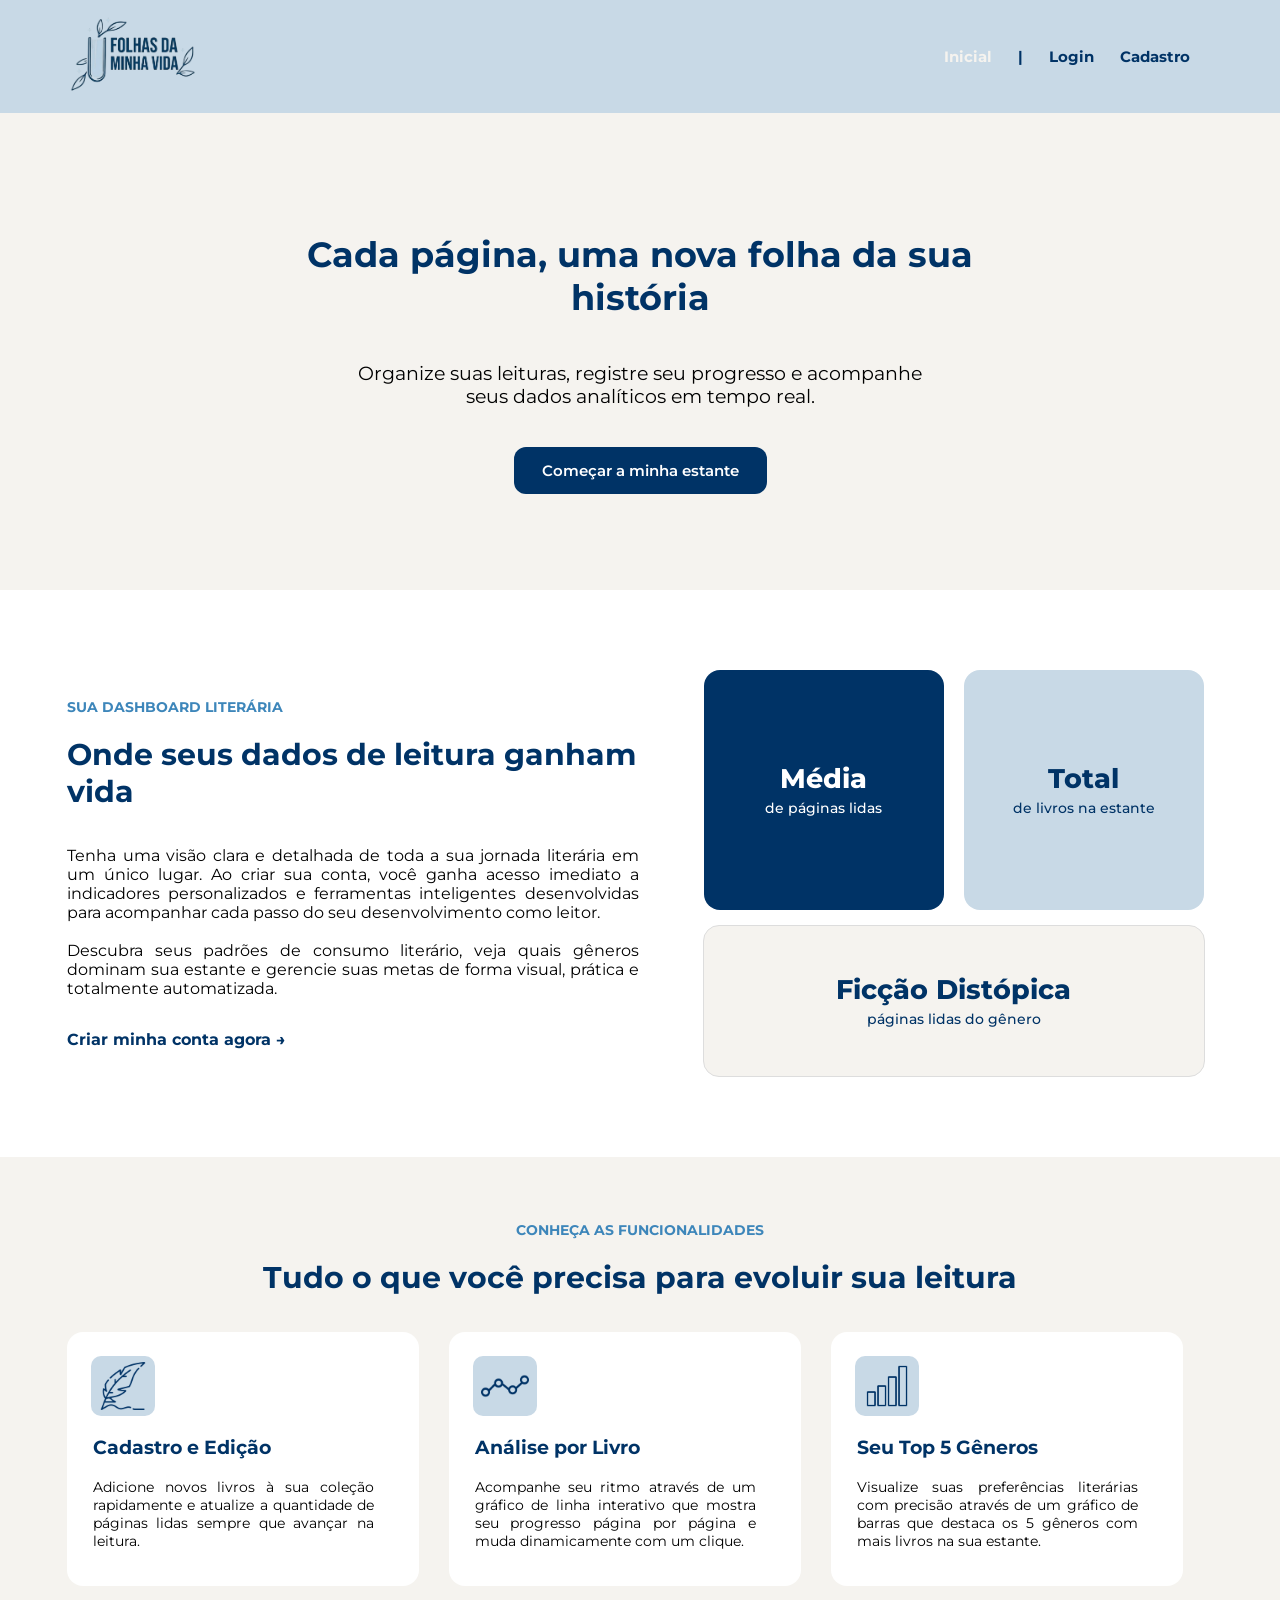
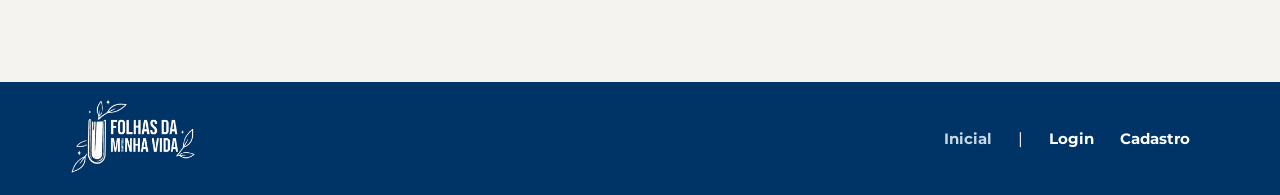
<file: web-data-viz/public/index.html>
<!DOCTYPE html>
<html lang="pt-br">

<head>
  <meta charset="UTF-8">
  <meta http-equiv="X-UA-Compatible" content="IE=edge">
  <meta name="viewport" content="width=device-width, initial-scale=1.0">

  <title>FMV | Página Inicial</title>

  <script src="./js/sessao.js"></script>

  <link rel="stylesheet" href="./css/estilo.css">
  <link rel="icon" href="./assets/icon/livro.png">
  <link rel="preconnect" href="https://fonts.gstatic.com">
</head>

<body>

  <div class="header">
    <div class="container">
      <img src="./assets/imgs/logo-sem-fundo.png">
      <ul class="navbar">
        <li class="agora">
          <a href="index.html">Inicial</a>
        </li>
        <li>|</li>
        <li>
          <a href="login.html">Login</a>
        </li>
        <li>
          <a href="cadastro.html">Cadastro</a>
        </li>
      </ul>
    </div>
  </div>

  <div class="banner">
    <h1 class="titulo-principal">Cada página, uma nova folha da sua história</h1>
    <p>Organize suas leituras, registre seu progresso e acompanhe seus dados analíticos em tempo real.</p>
    <br>
    <a href="cadastro.html"><button class="comecar">Começar a minha estante</button></a>
  </div>

  <div class="sobre">
    <div class="sobre-escrito">
      <span>SUA DASHBOARD LITERÁRIA</span>
      <h1>Onde seus dados de leitura ganham vida</h1>
      <p>Tenha uma visão clara e detalhada de toda a sua jornada literária em um único lugar. Ao criar sua conta, você ganha acesso imediato a indicadores personalizados e ferramentas inteligentes desenvolvidas para acompanhar cada passo do seu desenvolvimento como leitor.
        <br>
        <br>
        Descubra seus padrões de consumo literário, veja quais gêneros dominam sua estante e gerencie suas metas de forma visual, prática e totalmente automatizada.
      </p>
      <a href="cadastro.html"><button class="btn-texto">Criar minha conta agora → </button></a>
    </div>

    <div class="sobre-quadrado">
      <div class="lado-a-lado">
        <div class="quadrado1" id="kpi_media_paginas">
          <h2>Média</h2>
          <p>de páginas lidas</p>
        </div>
        <div class="quadrado2" id="kpi_total_livros">
          <h2>Total</h2>
          <p>de livros na estante</p>
        </div>
      </div>
      <div class="quadrado3" id="kpi_distopia">
        <h2>Ficção Distópica</h2>
        <p>páginas lidas do gênero</p>
      </div>
    </div>
  </div>

  <div class="experiencia">
    <span>CONHEÇA AS FUNCIONALIDADES</span>
    <h1>Tudo o que você precisa para evoluir sua leitura</h1>
    <div class="experiencia-quadrados">
      <div class="quadrado4">
        <div class="mini-quadrado">
          <img src="./assets/imgs/caneta-de-pena.png" class="icon">
          <img src="./assets/imgs/caneta-de-pena-branca.png" class="icon-branco">
        </div>
        <h3>Cadastro e Edição</h3>
        <p>Adicione novos livros à sua coleção rapidamente e atualize a quantidade de páginas lidas sempre que avançar na leitura.</p>
      </div>

      <div class="quadrado5">
        <div class="mini-quadrado">
          <img src="./assets/imgs/grafico-de-linha.png" class="icon">
          <img src="./assets/imgs/grafico-de-linha-branca.png" class="icon-branco">
        </div>
        <h3>Análise por Livro</h3>
        <p>Acompanhe seu ritmo através de um gráfico de linha interativo que mostra seu progresso página por página e muda dinamicamente com um clique.</p>
      </div>

      <div class="quadrado6">
        <div class="mini-quadrado">
         <img src="./assets/imgs/grafico-de-barras.png" class="icon">
          <img src="./assets/imgs/grafico-de-barras-branca.png" class="icon-branco">
        </div>
        <h3>Seu Top 5 Gêneros</h3>
        <p>Visualize suas preferências literárias com precisão através de um gráfico de barras que destaca os 5 gêneros com mais livros na sua estante.</p>
      </div>
    </div>
  </div>

  <div class="footer">
    <div class="container">
      <img src="./assets/imgs/logo-branca.png">
      <ul class="navbar">
        <li class="agora"><a href="index.html">Inicial</a></li>
        <li>|</li>
        <li><a href="login.html">Login</a></li>
        <li><a href="cadastro.html">Cadastro</a></li>
      </ul>
    </div>
  </div>

</body>

</html>
</file>
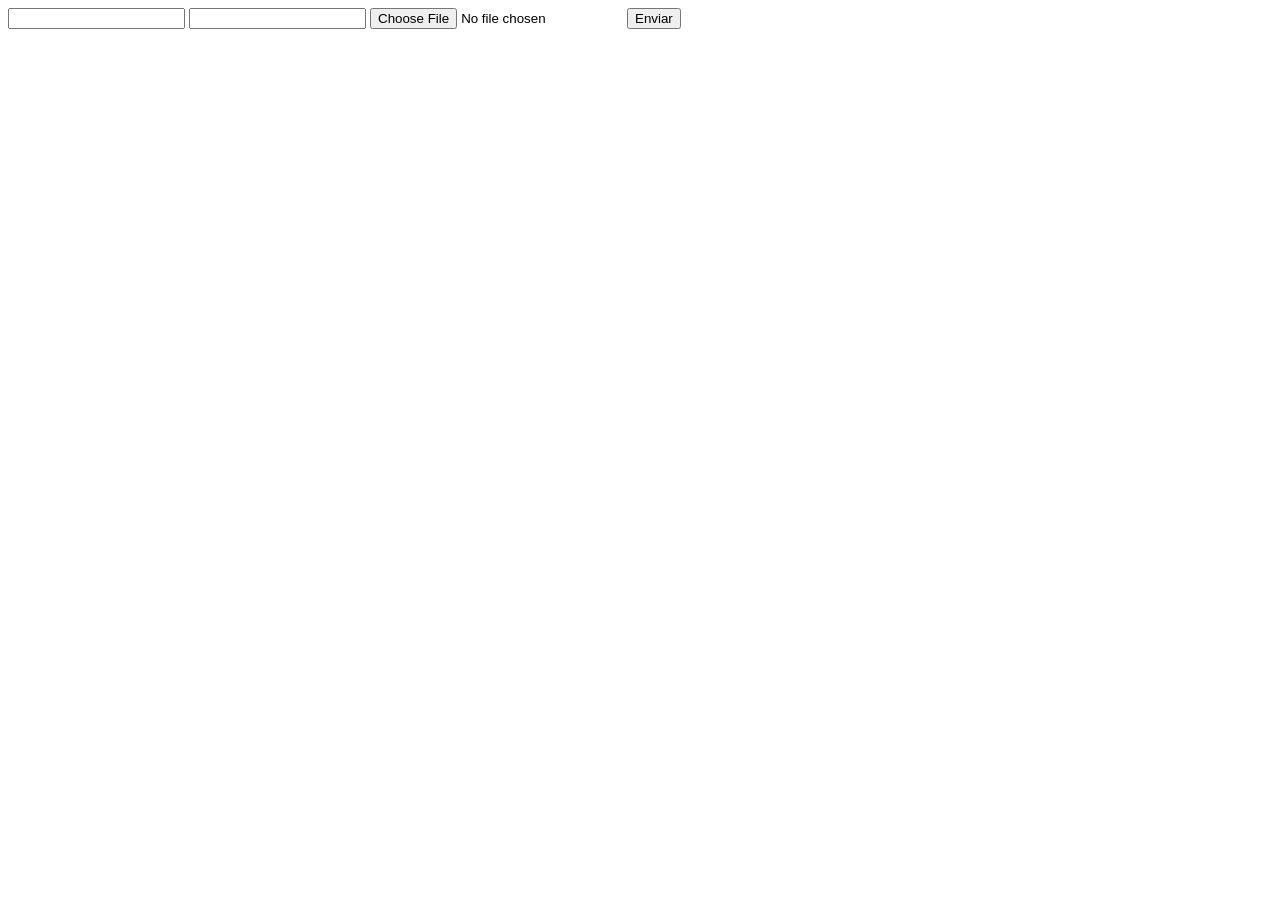
<file: web-data-viz/DOCUMENTOS_DE_APOIO/exemplo_de_upload_de_arquivo/public/index.html>
<!DOCTYPE html>
<html lang="en">

<head>
  <meta charset="UTF-8">
  <meta http-equiv="X-UA-Compatible" content="IE=edge">
  <meta name="viewport" content="width=device-width, initial-scale=1.0">
  <title>Upload</title>
</head>

<body>

  <div>
    <input name="nome" id="nome" type="text" />
    <input name="email" id="email" type="url" />
    <input name="foto" id="foto" type="file" />
    <button onclick="enviar()">Enviar</button>
  </div>

  <div id="container"></div>
</body>

</html>

<script>
  function enviar() {
    const formData = new FormData();
    formData.append('foto', foto.files[0])
    formData.append('nome', nome.value)
    formData.append('email', email.value)

    fetch("/usuarios/cadastro", {
      method: "POST",
      body: formData
    })
      .then(res => {
        window.location = "./perfil.html"
      })
      .catch(err => {
        console.log(err);
      })
  }
</script>
</file>
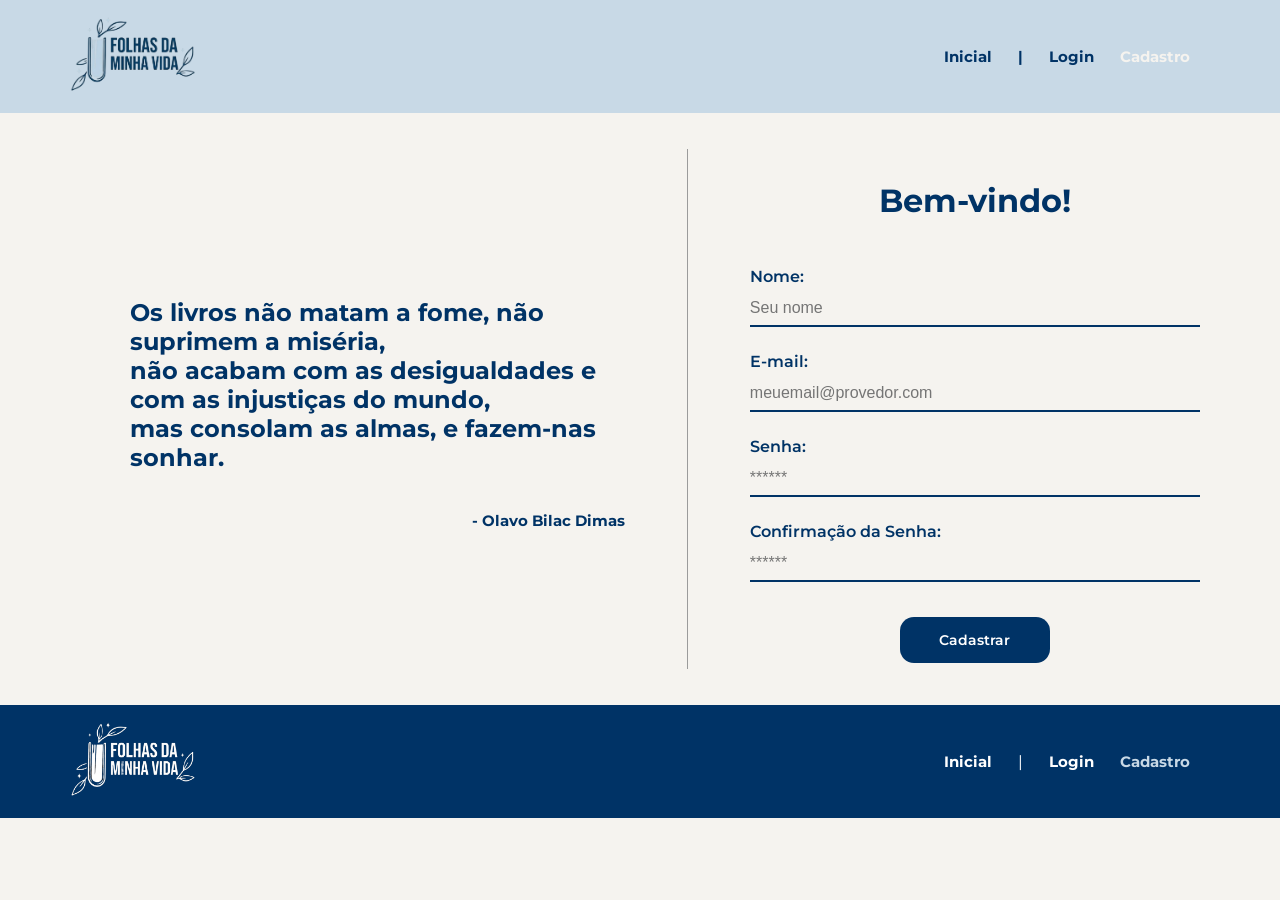
<file: web-data-viz/public/cadastro.html>
<!DOCTYPE html>
<html lang="pt-br">

<head>
  <meta charset="UTF-8" />
  <meta http-equiv="X-UA-Compatible" content="IE=edge" />
  <meta name="viewport" content="width=device-width, initial-scale=1.0" />

  <title>FMV | Cadastro</title>

  <script src="./js/sessao.js"></script>

  <link rel="stylesheet" href="./css/estilo.css" />
  <link rel="icon" href="./assets/icon/livro.png" />
  <link rel="preconnect" href="https://fonts.gstatic.com" />
</head>

<body>
  <!--header inicio-->
  <div class="header">
    <div class="container">
      <img src="./assets/imgs/logo-sem-fundo.png">
      <ul class="navbar">
        <li>
          <a href="index.html">Inicial</a>
        </li>
        <li>|</li>
        <li>
          <a href="login.html">Login</a>
        </li>
        <li class="agora">
          <a href="#">Cadastro</a>
        </li>
      </ul>
    </div>
  </div>
  <!--header fim-->

  <div class="login">
    <div class="alerta_erro">
      <div class="card_erro" id="cardErro">
        <span id="mensagem_erro"></span>
      </div>
    </div>

    <div class="frase">
      <p>Os livros não matam a fome, não suprimem a miséria, <br>
        não acabam com as desigualdades e com as injustiças do mundo, <br>
        mas consolam as almas, e fazem-nas sonhar.</p>

      <div class="autor">
        <p>- Olavo Bilac Dimas</p>
      </div>
    </div>

    <div class="meio"></div>
    <div class="container">
      <div class="card card-cadastro">
        <h2>Bem-vindo!</h2>
        <div class="formulario">
          <!--
                         Para inserir mais um campo, copie uma das inputs abaixo.
                         Assim que inserir vá para o script abaixo.
                     -->
          <div class="campo">
            <span>Nome:</span>
            <input id="nome_input" type="text" placeholder="Seu nome" />
          </div>
          <div class="campo">
            <span>E-mail:</span>
            <input id="email_input" type="text" placeholder="meuemail@provedor.com" />
          </div>
          <div class="campo">
            <span>Senha:</span>
            <input id="senha_input" type="password" placeholder="******" />
          </div>
          <div class="campo">
            <span>Confirmação da Senha:</span>
            <input id="confirmacao_senha_input" type="password" placeholder="******" />
          </div>
          <button class="botao" onclick="cadastrar()">Cadastrar</button>
        </div>
        <div id="div_aguardar" class="loading-div">
          <img src="./assets/circle-loading.gif" id="loading-gif" />
        </div>

        <div id="div_erros_login"></div>
      </div>
    </div>
  </div>

  <!--footer inicio-->
  <div class="footer">
    <div class="container">
      <img src="./assets/imgs/logo-branca.png">
      <ul class="navbar">
        <li><a href="index.html">Inicial</a></li>
        <li>|</li>
        <li><a href="login.html">Login</a></li>
        <li class="agora"><a href="cadastro.html">Cadastro</a></li>
      </ul>
    </div>
  </div>
  <!--footer fim-->

</body>

</html>

<script>

  function cadastrar() {
    // aguardar();

    //Recupere o valor da nova input pelo nome do id
    // Agora vá para o método fetch logo abaixo
    var nomeVar = nome_input.value;
    var emailVar = email_input.value;
    var senhaVar = senha_input.value;
    var confirmacaoSenhaVar = confirmacao_senha_input.value;

    // Verificando se há algum campo em branco
    if (
      nomeVar == "" ||
      emailVar == "" ||
      senhaVar == "" ||
      confirmacaoSenhaVar == "" 
    ) {
      cardErro.style.display = "block";
      mensagem_erro.innerHTML =
        "(Mensagem de erro para todos os campos em branco)";

      finalizarAguardar();
      return false;
    } else {
      setInterval(sumirMensagem, 5000);
    }

    // Enviando o valor da nova input
    fetch("/usuarios/cadastrar", {
      method: "POST",
      headers: {
        "Content-Type": "application/json",
      },
      body: JSON.stringify({
        // crie um atributo que recebe o valor recuperado aqui
        // Agora vá para o arquivo routes/usuario.js
        nomeServer: nomeVar,
        emailServer: emailVar,
        senhaServer: senhaVar
      }),
    })
      .then(function (resposta) {
        console.log("resposta: ", resposta);

        if (resposta.ok) {
          cardErro.style.display = "block";

          mensagem_erro.innerHTML =
            "Cadastro realizado com sucesso! Redirecionando para tela de Login...";

          setTimeout(() => {
            window.location = "login.html";
          }, "2000");

          limparFormulario();
          finalizarAguardar();
        } else {
          throw "Houve um erro ao tentar realizar o cadastro!";
        }
      })
      .catch(function (resposta) {
        console.log(`#ERRO: ${resposta}`);
        finalizarAguardar();
      });

    return false;
  }

  function sumirMensagem() {
    cardErro.style.display = "none";
  }
</script>
</file>
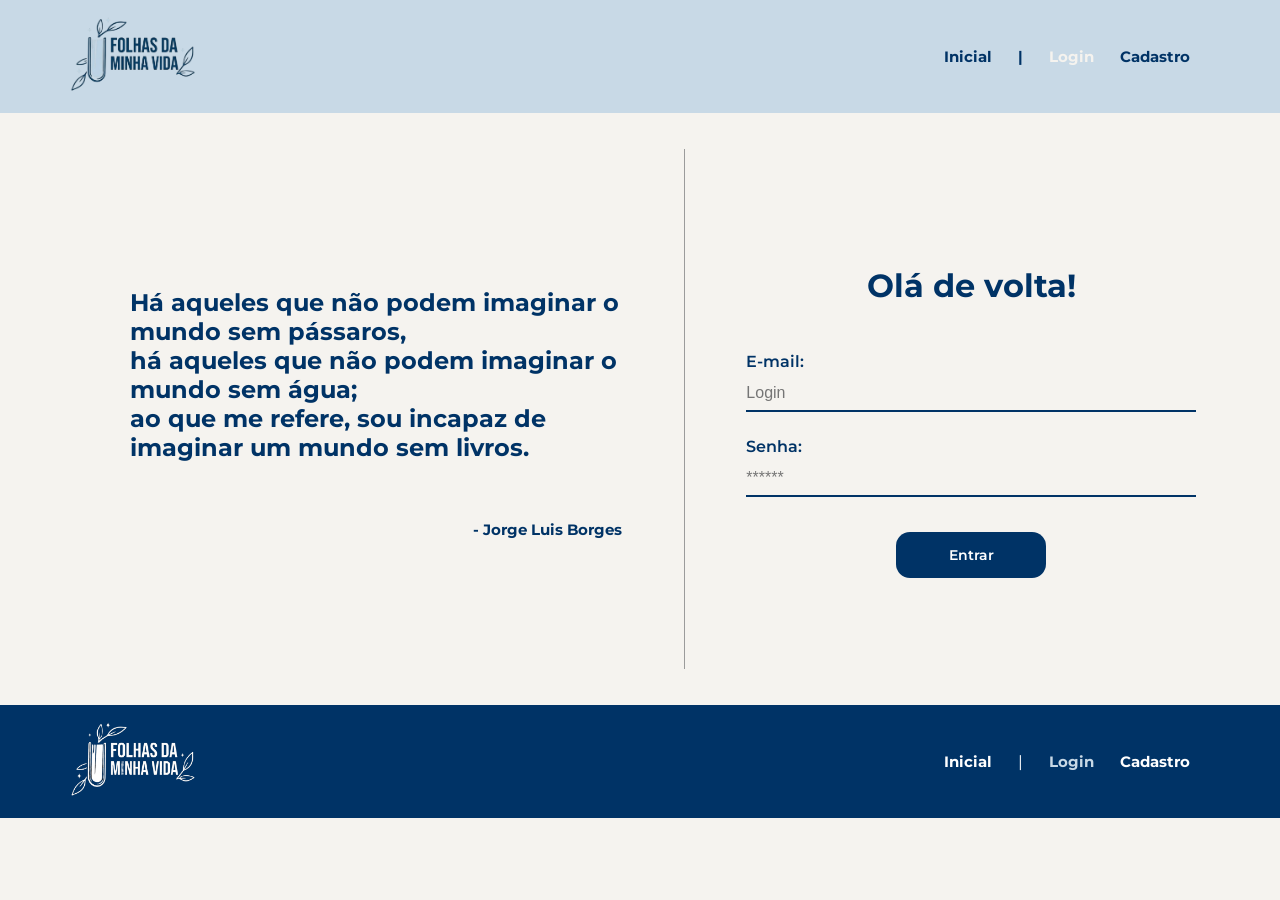
<file: web-data-viz/public/login.html>
<!DOCTYPE html>
<html lang="pt-br">

<head>
    <meta charset="UTF-8">
    <meta http-equiv="X-UA-Compatible" content="IE=edge">
    <meta name="viewport" content="width=device-width, initial-scale=1.0">

    <title>FMV | Login</title>

    <script src="./js/sessao.js"></script>

    <link rel="stylesheet" href="./css/estilo.css">
    <link rel="icon" href="./assets/icon/livro.png">
    <link rel="preconnect" href="https://fonts.gstatic.com">
</head>

<body>

    <!--Header-->

    <div class="header">
        <div class="container">
            <img src="./assets/imgs/logo-sem-fundo.png">
            <ul class="navbar">
                <li>
                    <a href="index.html">Inicial</a>
                </li>
                <li>|</li>
                <li class="agora">
                    <a href="#">Login</a>
                </li>
                <li>
                    <a href="cadastro.html">Cadastro</a>
                </li>
            </ul>
        </div>
    </div>


    <div class="login">
        <div class="alerta_erro">
            <div class="card_erro" id="cardErro">
                <span id="mensagem_erro"></span>
            </div>
        </div>

        <div class="frase">
            <p>Há aqueles que não podem imaginar o mundo sem pássaros, <br>
                há aqueles que não podem imaginar o mundo sem água; <br>
                ao que me refere, sou incapaz de imaginar um mundo sem livros.</p>

            <div class="autor">
                <br>
                <p>- Jorge Luis Borges</p>
            </div>
        </div>

        <div class="meio"></div>

        <div class="container">
            <div class="card card-login">
                <h2>Olá de volta!</h2>
                <div class="formulario">
                    <div class="campo">
                        <span>E-mail:</span>
                        <input id="email_input" type="text" placeholder="Login">
                    </div>
                    <div class="campo">
                        <span>Senha:</span>
                        <input id="senha_input" type="password" placeholder="******">
                    </div>
                    <button class="botao" onclick="entrar()">Entrar</button>
                </div>

                <div id="div_aguardar" class="loading-div">
                    <img src="./assets/circle-loading.gif" id="loading-gif">
                </div>

                <div id="div_erros_login"></div>
            </div>
        </div>
    </div>

    <!--footer inicio-->
  <div class="footer">
    <div class="container">
      <img src="./assets/imgs/logo-branca.png">
      <ul class="navbar">
        <li><a href="index.html">Inicial</a></li>
        <li>|</li>
        <li class="agora"><a href="login.html">Login</a></li>
        <li><a href="cadastro.html">Cadastro</a></li>
      </ul>
    </div>
  </div>
  <!--footer fim-->

</body>

</html>

<script>


    function entrar() {
        aguardar();

        var emailVar = email_input.value;
        var senhaVar = senha_input.value;

        if (emailVar == "" || senhaVar == "") {
            cardErro.style.display = "block"
            mensagem_erro.innerHTML = "(Mensagem de erro para todos os campos em branco)";
            finalizarAguardar();
            return false;
        }
        else {
            setInterval(sumirMensagem, 5000)
        }

        console.log("FORM LOGIN: ", emailVar);
        console.log("FORM SENHA: ", senhaVar);

        fetch("/usuarios/autenticar", {
            method: "POST",
            headers: {
                "Content-Type": "application/json"
            },
            body: JSON.stringify({
                emailServer: emailVar,
                senhaServer: senhaVar
            })
        }).then(function (resposta) {
            console.log("ESTOU NO THEN DO entrar()!")

            if (resposta.ok) {
                console.log(resposta);

                resposta.json().then(json => {
                    console.log(json);
                    console.log(JSON.stringify(json));
                    sessionStorage.EMAIL_USUARIO = json.email;
                    sessionStorage.NOME_USUARIO = json.nome;
                    sessionStorage.ID_USUARIO = json.id;
                    sessionStorage.LIVROS = JSON.stringify(json.livros)
                    // sessionStorage.AQUARIOS = JSON.stringify(json.aquarios)

                    setTimeout(function () {
                        window.location = "./dashboard/dashboard.html";
                    }, 1000); // apenas para exibir o loading

                });

            } else {

                console.log("Houve um erro ao tentar realizar o login!");

                resposta.text().then(texto => {
                    console.error(texto);
                    finalizarAguardar(texto);
                });
            }

        }).catch(function (erro) {
            console.log(erro);
        })

        return false;
    }

    function sumirMensagem() {
        cardErro.style.display = "none"
    }

</script>
</file>
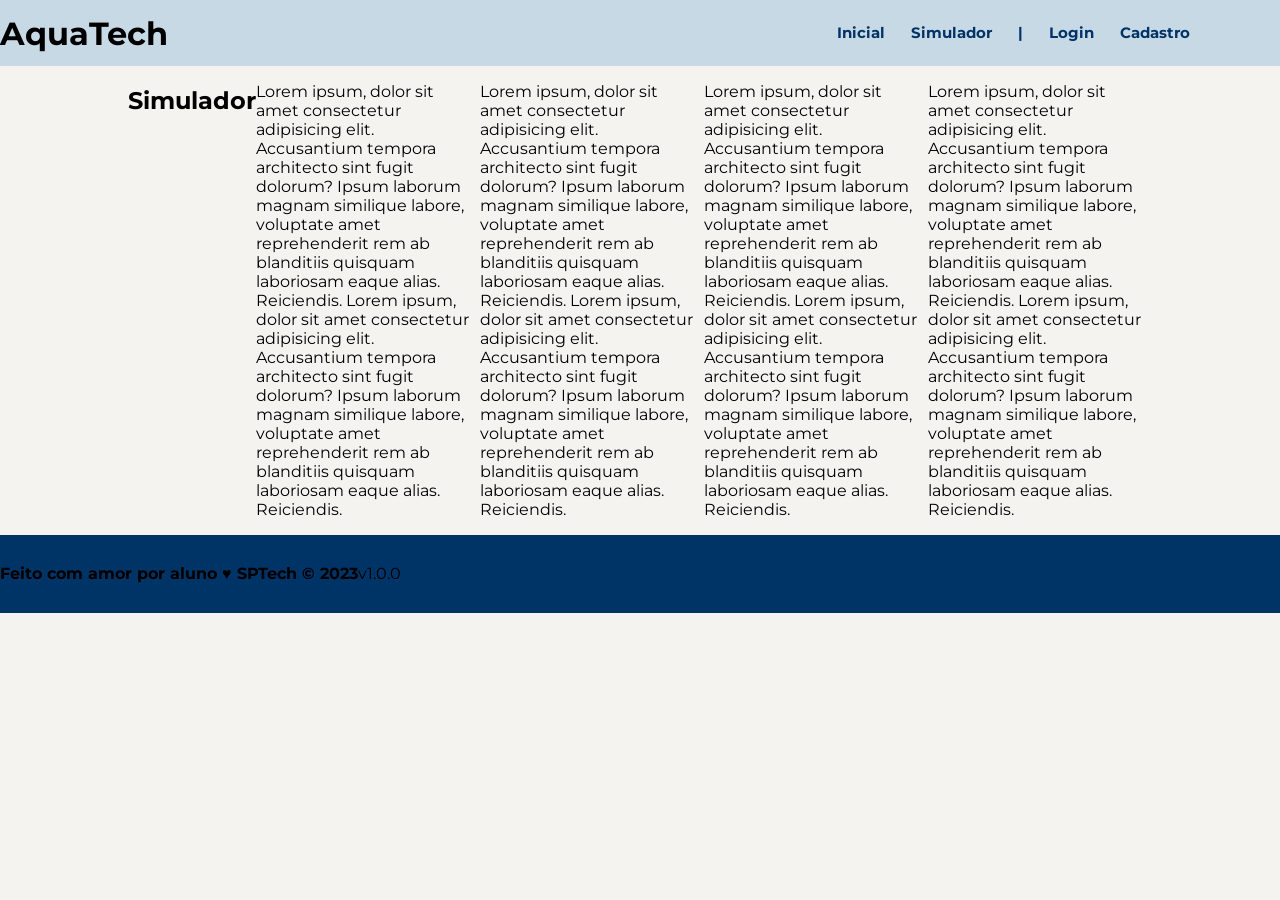
<file: web-data-viz/public/simulador.html>
<!DOCTYPE html>
<html lang="pt-br">

<head>
    <meta charset="UTF-8">
    <meta http-equiv="X-UA-Compatible" content="IE=edge">
    <meta name="viewport" content="width=device-width, initial-scale=1.0">

    <title>AquaTech | Simulador</title>

    <script src="./js/sessao.js"></script>

    <link rel="stylesheet" href="./css/estilo.css">
    <link rel="icon" href="./assets/icon/favicon2.ico">
    <link rel="preconnect" href="https://fonts.gstatic.com">
</head>

<body>

    <!--header inicio-->
    <div class="header">
        <div class="container">
            <h1 class="titulo">AquaTech</h1>
            <ul class="navbar">
                <li>
                    <a href="./index.html">Inicial</a>
                </li>
                <li class="agora">Simulador</li>
                <li>|</li>
                <li>
                    <a href="./login.html">Login</a>
                </li>
                <li>
                    <a href="./login.html">Cadastro</a>
                </li>
            </ul>
        </div>
    </div>


    <!-- simulador inicio -->
    <div class="simulador">
        <div class="container">
            <h2>Simulador</h2>
            <p>Lorem ipsum, dolor sit amet consectetur adipisicing elit. Accusantium tempora architecto sint fugit
                dolorum? Ipsum laborum magnam similique labore, voluptate amet reprehenderit rem ab blanditiis quisquam
                laboriosam eaque alias. Reiciendis. Lorem ipsum, dolor sit amet consectetur adipisicing elit.
                Accusantium tempora architecto sint fugit dolorum? Ipsum laborum magnam similique labore, voluptate amet
                reprehenderit rem ab blanditiis quisquam laboriosam eaque alias. Reiciendis.</p>
            <p>Lorem ipsum, dolor sit amet consectetur adipisicing elit. Accusantium tempora architecto sint fugit
                dolorum? Ipsum laborum magnam similique labore, voluptate amet reprehenderit rem ab blanditiis quisquam
                laboriosam eaque alias. Reiciendis. Lorem ipsum, dolor sit amet consectetur adipisicing elit.
                Accusantium tempora architecto sint fugit dolorum? Ipsum laborum magnam similique labore, voluptate amet
                reprehenderit rem ab blanditiis quisquam laboriosam eaque alias. Reiciendis.</p>
            <p>Lorem ipsum, dolor sit amet consectetur adipisicing elit. Accusantium tempora architecto sint fugit
                dolorum? Ipsum laborum magnam similique labore, voluptate amet reprehenderit rem ab blanditiis quisquam
                laboriosam eaque alias. Reiciendis. Lorem ipsum, dolor sit amet consectetur adipisicing elit.
                Accusantium tempora architecto sint fugit dolorum? Ipsum laborum magnam similique labore, voluptate amet
                reprehenderit rem ab blanditiis quisquam laboriosam eaque alias. Reiciendis.</p>
            <p>Lorem ipsum, dolor sit amet consectetur adipisicing elit. Accusantium tempora architecto sint fugit
                dolorum? Ipsum laborum magnam similique labore, voluptate amet reprehenderit rem ab blanditiis quisquam
                laboriosam eaque alias. Reiciendis. Lorem ipsum, dolor sit amet consectetur adipisicing elit.
                Accusantium tempora architecto sint fugit dolorum? Ipsum laborum magnam similique labore, voluptate amet
                reprehenderit rem ab blanditiis quisquam laboriosam eaque alias. Reiciendis.</p>

        </div>
    </div>
    <!-- simulador fim -->

    <!--footer inicio-->
    <div class="footer">
        <div class="container">
            <h4>Feito com amor por aluno &hearts; SPTech &copy; 2023</h4>
            <span class="version">v1.0.0</span>
        </div>
    </div>
    <!--footer fim-->


</body>

</html>
</file>
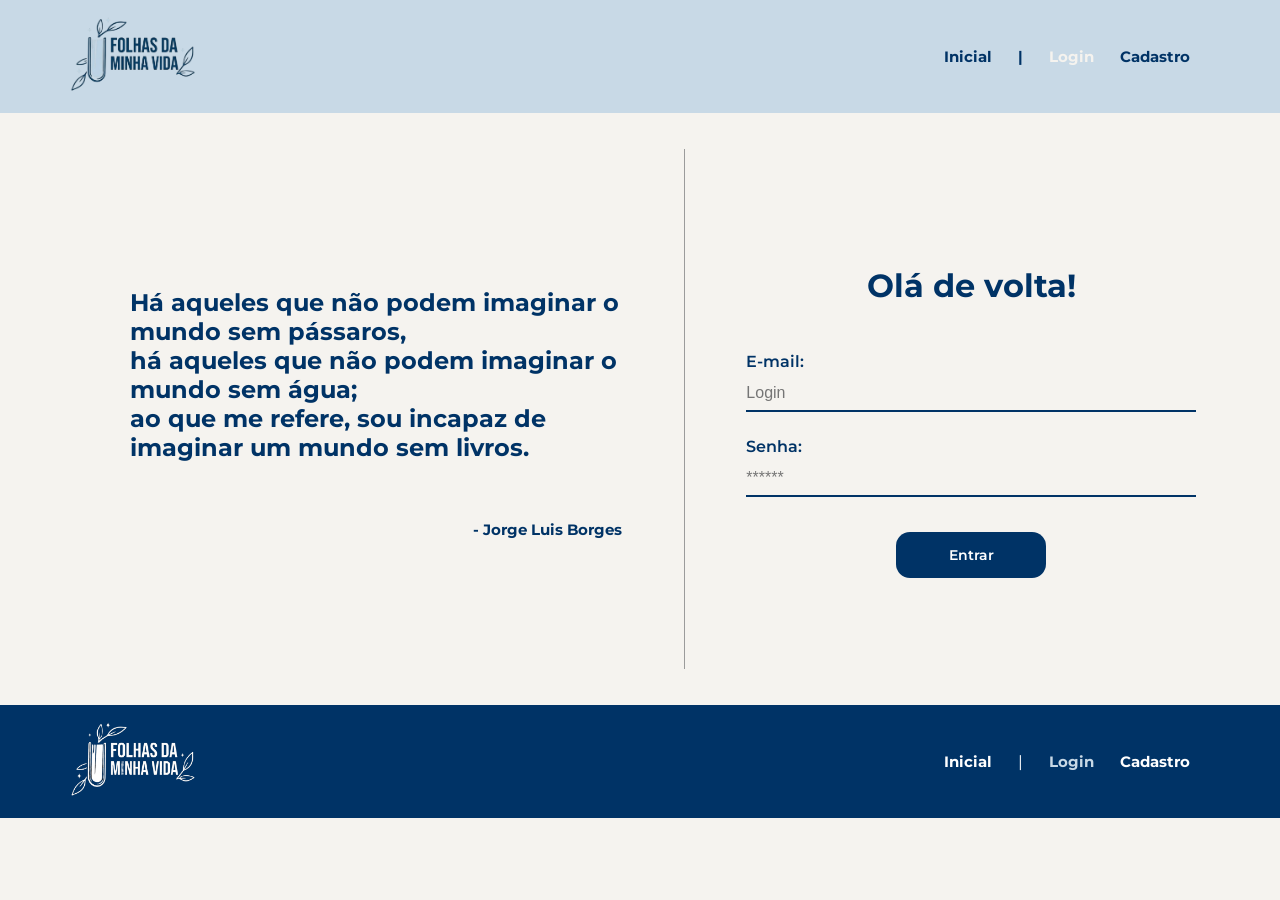
<file: web-data-viz/public/dashboard/cards.html>
<!DOCTYPE html>
<html lang="pt-br">

<head>
    <link rel="shortcut icon" href="../assets/icon/favicon2.ico" type="image/x-icon">
    <meta charset="UTF-8">
    <meta http-equiv="X-UA-Compatible" content="IE=edge">
    <meta name="viewport" content="width=device-width, initial-scale=1.0">
    <title>AquaTech | Tempo Real</title>


    <link rel="stylesheet" href="./../css/dashboards.css">
    <link rel="stylesheet" href="./../css/estilo.css" />

    <script src="../js/sessao.js"></script>
    <script src="../js/alerta.js"></script>
    <link rel="preconnect" href="https://fonts.gstatic.com">
    <link
        href="https://fonts.googleapis.com/css2?family=Exo+2:ital,wght@0,100;0,200;0,300;0,400;0,500;0,600;0,700;0,800;0,900;1,100;1,200;1,300;1,400;1,500;1,600;1,700;1,800;1,900&display=swap"
        rel="stylesheet">
</head>

<body onload="validarSessao(), exibirAquarios(),  atualizacaoPeriodica()">

    <div class="janela">

        <div class="header-left dash-header">

            <h1>AquaTech</h1>

            <div class="hello">
                <h3>Olá, <span id="b_usuario">usuário</span>!</h3>
            </div>

            <div class="btn-nav">
                <h3>Aquários</h3>
            </div>

            <div class="btn-nav-white">
                <a href="./dashboard.html">
                    <h3>Gráficos</h3>
                </a>
            </div>

            <div class="btn-nav-white">
                <a href="./mural.html">
                    <h3>Mural de Avisos</h3>
                </a>
            </div>

            <div class="btn-logout" onclick="limparSessao()">
                <h3>Sair</h3>
            </div>

        </div>

        <div class="dash">
            <div id="alerta">
            </div>
            <div class="area-parametros-alerta">
                <p class="titulo-legenda">
                    Legenda - Parâmetros para Alertas
                </p>
                <div class="parametros-alerta">
                    <div class="item-regua perigo-frio">
                        <p>Perigo</p>
                        <p>&lt;=5°C</p>
                    </div>
                    <div class="item-regua alerta-frio">
                        <p>Alerta</p>
                        <p>&lt;=10°C</p>
                    </div>
                    <div class="item-regua ideal">
                        <p>Ideal</p>
                        <p>20°C</p>
                    </div>
                    <div class="item-regua alerta-quente">
                        <p>Alerta</p>
                        <p>&gt;=22°C</p>
                    </div>
                    <div class="item-regua perigo-quente">
                        <p>Perigo</p>
                        <p>&gt;=23°C</p>
                    </div>
                </div>
            </div>

            <div class="cards" id="cardAquarios">

            </div>

        </div>

    </div>

</body>

<script>

    function exibirAquarios() {
        JSON.parse(sessionStorage.AQUARIOS).forEach(item => {
            document.getElementById("cardAquarios").innerHTML += `
                    <div class="card-aquario">
                        <div class="title-aquario">
                            <h1>${item.descricao}</h1>
                        </div>
                        <div class="desc-aquario">
                        <div class="temperatura">
                            <p id="temp_aquario_${item.id}">-°C</p>
                        </div>
                        <div class="cor-alerta" id="card_${item.id}"></div>
                    </div>
                    </div>
                    `
        });
    }

</script>

</html>
</file>
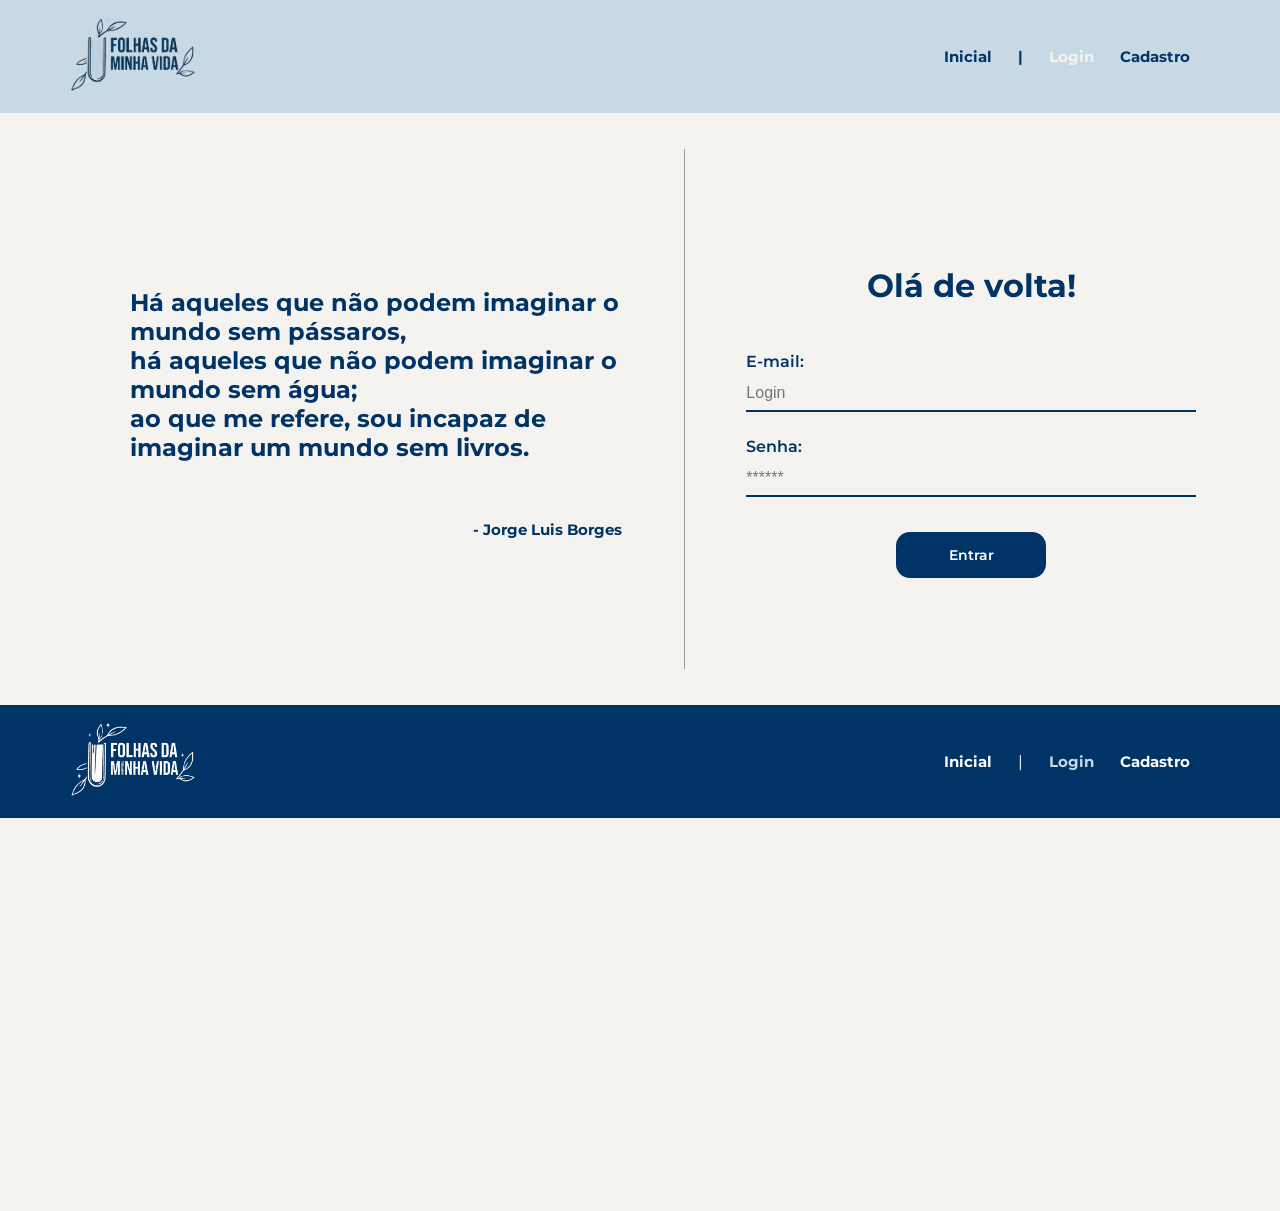
<file: web-data-viz/public/dashboard/edicao-aviso.html>
<!DOCTYPE html>
<html lang="pt-br">

<head>
    <link rel="shortcut icon" href="../assets/icon/favicon2.ico" type="image/x-icon">
    <meta charset="UTF-8">
    <meta http-equiv="X-UA-Compatible" content="IE=edge">
    <meta name="viewport" content="width=device-width, initial-scale=1.0">
    <title>AquaTech | Página Inicial</title>

    
    <link rel="stylesheet" href="./../css/dashboards.css">
    <link rel="stylesheet" href="./../css/estilo.css" />
    <script src="../js/sessao.js"></script>

    <link rel="preconnect" href="https://fonts.gstatic.com">
    <link
        href="https://fonts.googleapis.com/css2?family=Exo+2:ital,wght@0,100;0,200;0,300;0,400;0,500;0,600;0,700;0,800;0,900;1,100;1,200;1,300;1,400;1,500;1,600;1,700;1,800;1,900&display=swap"
        rel="stylesheet">
</head>

<body onload="validarSessao(), listarInfosDeUm()" style="background-color: #161618;">
    <!-- <body onload="validarSessao()"> -->

    <div class="janela">


        <div class="header-left">

            <h1>AquaTech</h1>

            <div class="hello">
                <h3>Olá, <span id="b_usuario">usuário</span>!</h3>
            </div>

            <div class="btn-nav-white">
                <a href="cards.html">
                    <h3>Aquários</h3>
                </a>
            </div>

            <div class="btn-nav-white">
                <a href="./dashboard.html">
                    <h3>Gráficos</h3>
                </a>
            </div>

            <div class="btn-nav-white">
                <a href="./mural.html">
                    <h3>Mural de Avisos</h3>
                </a>
            </div>

            <div class="btn-logout" onclick="limparSessao()">
                <h3>Sair</h3>
            </div>

        </div>

        <div class="dash-right">

            <div class="avisos">
                <div class="container">
                    <h1>Editar um aviso</h1>
                    <div class="div-form">
                        <label>
                            ID:
                            <br>
                            <input id="input_id" maxlength="100" type="text" style="color: rgb(196, 196, 196)" disabled>
                        </label>
                        <label>
                            Autor:
                            <br>
                            <input id="input_nome" maxlength="100" type="text" style="color: rgb(196, 196, 196)"
                                disabled>
                        </label>
                        <label>
                            Título:
                            <br>
                            <input id="input_titulo" maxlength="100" type="text" style="color: rgb(196, 196, 196)"
                                disabled>
                        </label>
                        <br>
                        <label>
                            Descrição (máximo de 250 caracteres):
                            <br>
                            <textarea id="textarea_descricao" maxlength="250" rows="5"></textarea>
                        </label>
                        <br>
                        <button onclick="editar()">Editar</button>
                    </div>

                </div>
            </div>
        </div>
    </div>
</body>

</html>

<script>
    function listarInfosDeUm() {
        console.log("Criar função de trazer informações de post escolhido");
    }

    function editar() {
        fetch(`/avisos/editar/${sessionStorage.getItem("ID_POSTAGEM_EDITANDO")}`, {
            method: "PUT",
            headers: {
                "Content-Type": "application/json"
            },
            body: JSON.stringify({
                descricao: textarea_descricao.value
            })
        }).then(function (resposta) {

            if (resposta.ok) {
                window.alert("Post atualizado com sucesso pelo usuario de email: " + sessionStorage.getItem("EMAIL_USUARIO") + "!");
                window.location = "/dashboard/mural.html"
            } else if (resposta.status == 404) {
                window.alert("Deu 404!");
            } else {
                throw ("Houve um erro ao tentar realizar a postagem! Código da resposta: " + resposta.status);
            }
        }).catch(function (resposta) {
            console.log(`#ERRO: ${resposta}`);
        });
    }

</script>
</file>
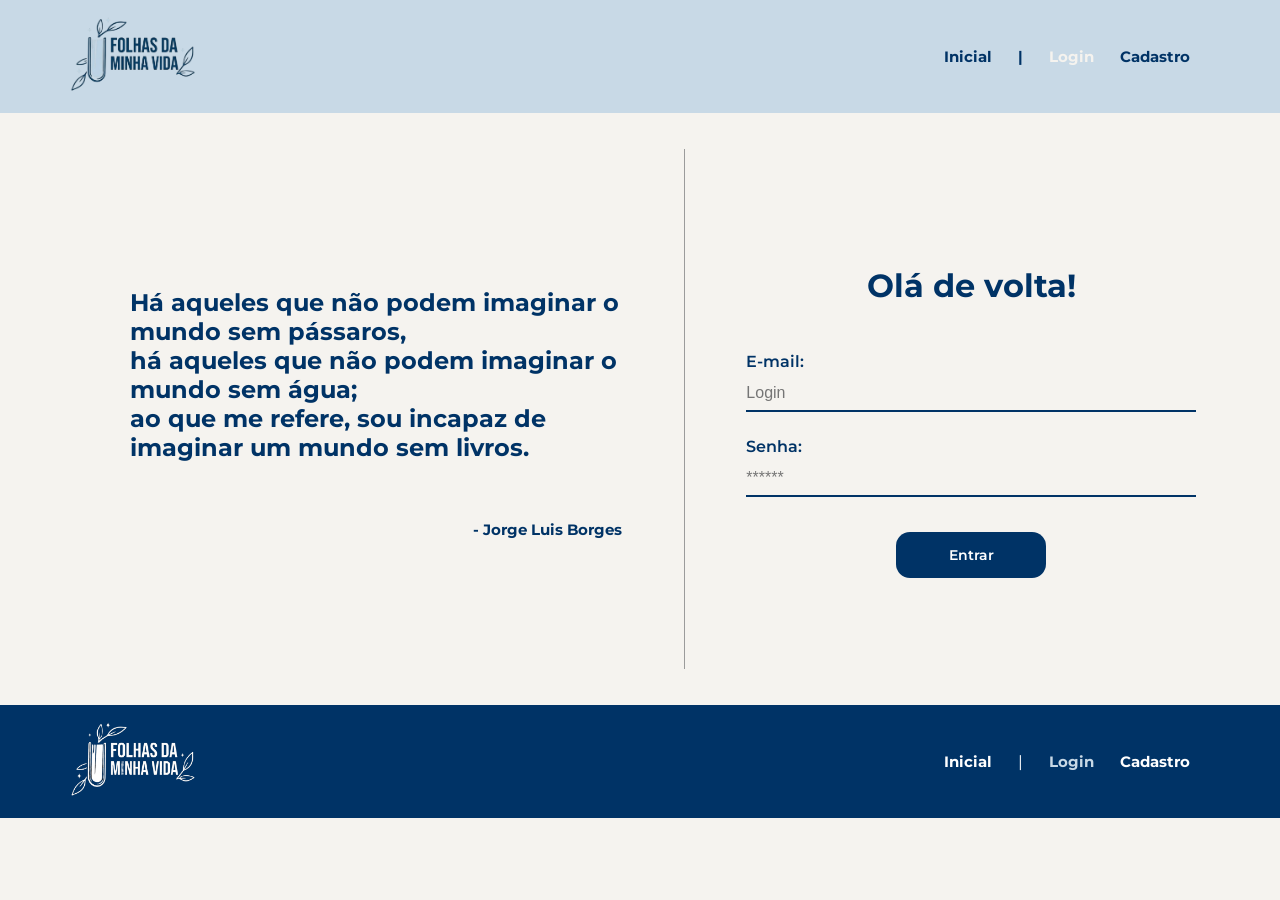
<file: web-data-viz/public/dashboard/mural.html>
<!DOCTYPE html>
<html lang="pt-br">

<head>
    <link rel="shortcut icon" href="../assets/icon/favicon2.ico" type="image/x-icon">
    <meta charset="UTF-8">
    <meta http-equiv="X-UA-Compatible" content="IE=edge">
    <meta name="viewport" content="width=device-width, initial-scale=1.0">
    <title>AquaTech | Avisos</title>

    <link rel="stylesheet" href="./../css/dashboards.css">
    <link rel="stylesheet" href="./../css/estilo.css" />
    <script src="../js/sessao.js"></script>
    <script src="./../js/alerta.js"></script>

    <link rel="preconnect" href="https://fonts.gstatic.com">
    <link
        href="https://fonts.googleapis.com/css2?family=Exo+2:ital,wght@0,100;0,200;0,300;0,400;0,500;0,600;0,700;0,800;0,900;1,100;1,200;1,300;1,400;1,500;1,600;1,700;1,800;1,900&display=swap"
        rel="stylesheet">
</head>

<body onload="validarSessao(), atualizarFeed()" style="background-color: #161618;">

    <div class="janela">


        <div class="header-left">

            <h1>AquaTech</h1>

            <div class="hello">
                <h3>Olá, <span id="b_usuario">usuário</span>!</h3>
            </div>

            <div class="btn-nav-white">
                <a href="cards.html">
                    <h3>Aquários</h3>
                </a>
            </div>

            <div class="btn-nav-white">
                <a href="./dashboard.html">
                    <h3>Gráficos</h3>
                </a>
            </div>

            <div class="btn-nav">
                <h3>Mural de Avisos</h3>
            </div>

            <div class="btn-logout" onclick="limparSessao()">
                <h3>Sair</h3>
            </div>

        </div>

        <div class="dash-right">


            <div class="avisos">
                <div id="alerta">
                </div>
                <div class="container">
                    <h1>Publicar um aviso</h1>
                    <div class="div-form">
                        <form id="form_postagem" method="post" onsubmit="return publicar()">
                            <label>
                                Título:
                                <br>
                                <input name="titulo" id="titulo" maxlength="100" type="text">
                            </label>
                            <br>
                            <br>
                            <label>
                                Descrição (máximo de 250 caracteres):
                                <br>
                                <textarea name="descricao" id="textarea_descricao" maxlength="250" rows="5"></textarea>
                            </label>
                            <br>
                            <br>
                            <button>Enviar</button>
                        </form>
                    </div>
                    <h1>Mural de Avisos</h1>
                    <div class="div-results">
                        <div id="feed_container" class="feed-container">
                        </div>
                    </div>
                </div>
            </div>
        </div>
    </div>




</body>

</html>

<script>
    
    b_usuario.innerHTML = sessionStorage.NOME_USUARIO;

    function limparFormulario() {
        document.getElementById("form_postagem").reset();
    }

    function publicar() {
        var idUsuario = sessionStorage.ID_USUARIO;

        var corpo = {
            titulo: form_postagem.titulo.value,
            descricao: form_postagem.descricao.value
        }

        fetch(`/avisos/publicar/${idUsuario}`, {
            method: "post",
            headers: {
                "Content-Type": "application/json"
            },
            body: JSON.stringify(corpo)
        }).then(function (resposta) {

            console.log("resposta: ", resposta);

            if (resposta.ok) {
                window.alert("Post realizado com sucesso pelo usuario de ID: " + idUsuario + "!");
                window.location = "/dashboard/mural.html";
                limparFormulario();
                finalizarAguardar();
            } else if (resposta.status == 404) {
                window.alert("Deu 404!");
            } else {
                throw ("Houve um erro ao tentar realizar a postagem! Código da resposta: " + resposta.status);
            }
        }).catch(function (resposta) {
            console.log(`#ERRO: ${resposta}`);
            finalizarAguardar();
        });

        return false;

    }

    function editar(idAviso) {
        sessionStorage.ID_POSTAGEM_EDITANDO = idAviso;
        console.log("cliquei em editar - " + idAviso);
        window.alert("Você será redirecionado à página de edição do aviso de id número: " + idAviso);
        window.location = "/dashboard/edicao-aviso.html"

    }

    function deletar(idAviso) {
        console.log("Criar função de apagar post escolhido - ID" + idAviso);
        fetch(`/avisos/deletar/${idAviso}`, {
            method: "DELETE",
            headers: {
                "Content-Type": "application/json"
            }
        }).then(function (resposta) {

            if (resposta.ok) {
                window.alert("Post deletado com sucesso pelo usuario de email: " + sessionStorage.getItem("EMAIL_USUARIO") + "!");
                window.location = "/dashboard/mural.html"
            } else if (resposta.status == 404) {
                window.alert("Deu 404!");
            } else {
                throw ("Houve um erro ao tentar realizar a postagem! Código da resposta: " + resposta.status);
            }
        }).catch(function (resposta) {
            console.log(`#ERRO: ${resposta}`);
        });
    }

    function atualizarFeed() {
        fetch("/avisos/listar").then(function (resposta) {
            if (resposta.ok) {
                if (resposta.status == 204) {
                    var feed = document.getElementById("feed_container");
                    var mensagem = document.createElement("span");
                    mensagem.innerHTML = "Nenhum resultado encontrado."
                    feed.appendChild(mensagem);
                    throw "Nenhum resultado encontrado!!";
                }

                resposta.json().then(function (resposta) {
                    console.log("Dados recebidos: ", JSON.stringify(resposta));

                    var feed = document.getElementById("feed_container");
                    feed.innerHTML = "";
                    for (let i = 0; i < resposta.length; i++) {
                        var publicacao = resposta[i];

                        // criando e manipulando elementos do HTML via JavaScript
                        var divPublicacao = document.createElement("div");
                        var spanID = document.createElement("span");
                        var spanTitulo = document.createElement("span");
                        var spanNome = document.createElement("span");
                        var divDescricao = document.createElement("div");
                        var divButtons = document.createElement("div");
                        var btnEditar = document.createElement("button");
                        var btnDeletar = document.createElement("button");


                        spanID.innerHTML = "ID: <b>" + publicacao.idAviso + "</b>";
                        spanTitulo.innerHTML = "Título: <b>" + publicacao.titulo + "</b>";
                        spanNome.innerHTML = "Autor: <b>" + publicacao.nome + "</b>";
                        divDescricao.innerHTML = "Descrição: <b>" + publicacao.descricao + "</b>";
                        btnEditar.innerHTML = "Editar";
                        btnDeletar.innerHTML = "Deletar";

                        divPublicacao.className = "publicacao";
                        spanTitulo.id = "inputNumero" + publicacao.idAviso;
                        spanNome.className = "publicacao-nome";
                        spanTitulo.className = "publicacao-titulo";
                        divDescricao.className = "publicacao-descricao";

                        divButtons.className = "div-buttons"

                        btnEditar.className = "publicacao-btn-editar"
                        btnEditar.id = "btnEditar" + publicacao.idAviso;
                        btnEditar.setAttribute("onclick", `editar(${publicacao.idAviso})`);

                        btnDeletar.className = "publicacao-btn-editar"
                        btnDeletar.id = "btnDeletar" + publicacao.idAviso;
                        btnDeletar.setAttribute("onclick", `deletar(${publicacao.idAviso})`);

                        divPublicacao.appendChild(spanID);
                        divPublicacao.appendChild(spanNome);
                        divPublicacao.appendChild(spanTitulo);
                        divPublicacao.appendChild(divDescricao);
                        divPublicacao.appendChild(divButtons);
                        divButtons.appendChild(btnEditar);
                        divButtons.appendChild(btnDeletar);
                        feed.appendChild(divPublicacao);
                    }

                    finalizarAguardar();
                });
            } else {
                throw ('Houve um erro na API!');
            }
        }).catch(function (resposta) {
            console.error(resposta);
            finalizarAguardar();
        });
    }

</script>
</file>
<file: web-data-viz/public/css/estilo.css>
@import url("https://fonts.googleapis.com/css2?family=Montserrat:ital,wght@0,100..900;1,100..900&family=Poppins:ital,wght@0,100;0,200;0,300;0,400;0,500;0,600;0,700;0,800;0,900;1,100;1,200;1,300;1,400;1,500;1,600;1,700;1,800;1,900&display=swap");


/* ==========================================TODAS AS PÁGINAS================================================== */
body {
  margin: 0;
  padding: 0;
  font-family: "Montserrat", sans-serif;
  background-color: #f5f3ef;
}

.container {
  display: flex;
  width: 80%;
  margin: auto;
}

.header {
  background-color: #c8d9e6;
  padding: 8px 0;
  display: flex;
  flex-direction: row;
}

.header .container {
  display: flex;
  flex-direction: row;
  align-items: center;
  justify-content: flex-start;
  width: 100%;
}

.header h1 {
  margin: 0;
}

.header li,
.header a {
  text-decoration: none;
  font-weight: bold;
  font-size: 14.6px;
  color: #003366;
}

.header li{
  margin-right: 26px;
}

.header img {
  width: 144px;
  height: auto;
  margin-left: 64px;
}

.agora {
  font-weight: 800;
}

.navbar {
  display: flex;
  flex-direction: row;
  align-items: center;
  list-style: none;
  margin-left: auto;
  margin-right: 64px;
}

.navbar a:hover,
.navbar .agora a {
  color: #f5f3ef;
}

/* =============================================INDEX===================================================== */

/* ========================================BANNER================================================ */

.banner {
  background-color: #f5f3ef;
  padding: 96px 32px;
  display: flex;
  flex-direction: column;
  align-items: center;
  text-align: center;
}

.titulo-principal {
  color: #003366;
  font-size: 35px;
  max-width: 800px;
  margin-bottom: 24px;
}

.banner p {
  color: #000000;
  font-size: 19px;
  max-width: 600px;
  margin-bottom: 20px;
}

.comecar {
  background-color: #003366;
  color: #ffffff;
  border: none;
  border-radius: 12px;
  padding: 14px 28px;
  font-size: 15px;
  font-weight: 600;
  cursor: pointer;
  font-family: "Montserrat", sans-serif;
}

.comecar:hover {
  background-color: #3d86ba;
}

/* ========================================SOBRE================================================ */
.sobre {
  background-color: white;
  display: flex;
  align-items: center;
  padding: 80px 32px;
  width: 95%;
  flex-direction: row;
  flex-wrap: wrap;
}

.sobre-escrito {
  display: flex;
  flex-direction: column;
  margin-left: 35px;
  width: 47%;
}

.sobre-escrito span {
  color: #3d86ba;
  font-weight: bold;
  font-size: 14px;
}

.sobre-escrito h1 {
  color: #003366;
  font-size: 30px;
}

.sobre-escrito p {
  color: #000000;
  font-size: 16px;
  text-align: justify;
}

.sobre-escrito a {
  text-decoration: none;
}

.btn-texto {
  background: none;
  border: none;
  color: #003366;
  font-size: 16px;
  font-weight: 700;
  cursor: pointer;
  display: flex;
  align-items: center;
  padding: 0;
  font-family: "Montserrat", sans-serif;
  text-decoration: none;
  margin-top: 16px;
}

.btn-texto:hover {
  color: #3d86ba;
}

.sobre-quadrado {
  display: flex;
  flex-direction: column;
  align-items: center;
   margin-left: 64px;
}

.lado-a-lado {
  display: flex;
  margin-bottom: 15px;
}

.quadrado1,
.quadrado2,
.quadrado3 {
  border-radius: 16px;
  display: flex;
  flex-direction: column;
  justify-content: center;
  align-items: center;
  text-align: center;
  font-weight: bold;
  padding: 24px;
}

.quadrado1 h2,
.quadrado2 h2,
.quadrado3 h2 {
  font-size: 27px;
  margin: 0 0 4px 0; 
  font-weight: 760;
}

.quadrado1 p,
.quadrado2 p,
.quadrado3 p {
  font-size: 14px;
  margin: 0;
  font-weight: 500;
}

.quadrado1 {
  height: 200px;
  width: 200px;
  background-color: #003366;
  color: #ffffff;
  margin-right: 20px;
  padding: 20px;
}

.quadrado2 {
  height: 200px; 
  width: 200px;
  background-color: #c8d9e6;
  color: #003366;
  padding: 20px;
}

.quadrado3 {
  height: 120px;
  width: 470px;
  background-color: #f5f3ef;
  border: 1px solid #dddddd;
  color: #003366;
  padding: 15px;
}


/* ==========================================EXPERIENCIA================================================== */
.experiencia {
  background-color: #f5f3ef;
  display: flex;
  flex-direction: column;
  align-items: center;
  width: 100%;
}

.experiencia span {
  margin-top: 64px;
  color: #3d86ba;
  font-weight: bold;
  font-size: 14px;
}

.experiencia h1 {
  color: #003366;
  font-size: 30px;
}

.experiencia-quadrados {
  display: flex;
  flex-direction: row;
  margin-bottom: 48px;
  margin-top: 16px;
}

.quadrado4,
.quadrado5,
.quadrado6 {
  width: 352px;
  height: 254px;
  background-color: white;
  margin-bottom: 48px;
  border-radius: 16px;
  display: flex;
  flex-direction: column;
  margin-right: 30px;
}

.mini-quadrado {
  width: 64px;
  height: auto;
  background-color: #c8d9e6;
  border-radius: 10px;
  margin-top: 24px;
  margin-left: 24px;
  align-items: center;
  display: flex;
  justify-content: center;
}

.icon,
.icon-branco {
  width: 48px;
  margin: 6px;
}

.quadrado4:hover .mini-quadrado,
.quadrado5:hover .mini-quadrado,
.quadrado6:hover .mini-quadrado {
  background-color: #003366;
}

.quadrado4:hover .icon,
.quadrado5:hover .icon,
.quadrado6:hover .icon {
  display: none;
}

.quadrado4:hover .icon-branco,
.quadrado5:hover .icon-branco,
.quadrado6:hover .icon-branco {
  display: flex;
}

.quadrado4 .icon-branco,
.quadrado5 .icon-branco,
.quadrado6 .icon-branco {
  display: none;
}

h3 {
  display: flex;
  margin-left: 25.6px;
  font-size: 19.2px;
  color: #003366;
}

.experiencia-quadrados p {
  font-size: 14.4px;
  width: 80%;
  margin-top: 0;
  margin-left: 25.6px;
  text-align: justify;
}

/* ==========================================FOOTER================================================== */

.footer {
  background-color: #003366;
  padding: 8px 0;
  display: flex;
  flex-direction: row;
}

.footer .container {
  display: flex;
  flex-direction: row;
  align-items: center;
  justify-content: flex-start;
  width: 100%;
  background: none;
}

.footer img {
  width: 144px;
  height: auto;
  margin-left: 64px;
}

.footer .navbar {
  display: flex;
  flex-direction: row;
  align-items: center;
  margin-left: auto;
  margin-right: 64px;
}

.footer li{
  margin-right: 26px;
  color: #ffffff;
}

.footer .navbar a {
  text-decoration: none;
  font-weight: bold;
  font-size: 14.6px;
  color: #ffffff;
}

.footer .navbar a:hover,
.footer .navbar .agora a {
  color: #c8d9e6;
}


/*=================================================================================================================
                              CADASTRO E LOGIN                
=================================================================================================================*/

.login {
  display: flex;
  flex-direction: row;
  align-items: center;
  justify-content: space-around;
  margin-left: 98px;
}

/* ==========================================FRASE================================================== */
.frase {
  display: flex;
  flex-direction: column;
  justify-content: center;
  padding: 32px;
  min-width: 0;
  background-color: #f5f3ef;
}

.frase p {
  color: #003366;
  font-size: 24px;
  font-weight: bold;
}

.frase .autor p {
  margin-top: 16px;
  font-size: 14.5px;
  text-align: right;
}

/* ==========================================MEIO================================================== */

.meio{
  display: flex;
  align-self: center;
  width: 1px;
  height: 520px;
  background-color: #9b9b9b;
  margin-left: 30px;
  margin-right: 30px;
}

/* ==========================================FORMULARIO================================================== */
.container-formulario {
  display: flex;
  justify-content: center;
  align-items: center;
  min-width: 0;
  background-color: #f5f3ef;
}

.formulario {
  display: flex;
  flex-direction: column;
  align-items: center;
  margin-top: 10px;
}

.card-cadastro,
.card-login {
  height: 528px;
  width: 100%;
  max-width: 450px;
  padding: 32px;
  display: flex;
  justify-content: center;
  flex-direction: column;
}

.card-cadastro h2,
.card-login h2 {
  color: #003366;
  font-size: 32px;
  text-align: center;
  margin-bottom: 32px;
}

.campo {
  display: flex;
  flex-direction: column;
  width: 100%;
}

.campo span {
  color: #003366;
  font-weight: 600;
  font-size: 16px;
  margin-bottom: 5px;
}

.campo input {
  width: 100%;
  border: none;
  border-bottom: 2px solid #9b9b9b;
  padding: 8px 0;
  font-size: 16px;
  margin-bottom: 15px;
  background-color: #f5f3ef;
  border-bottom-color: #003366;
}

.campo {
  display: flex;
  flex-direction: column;
  justify-content: start;
  padding: 5px 0;
}

.botao {
  background-color: #003366;
  color: #ffffff;
  border: none;
  width: 150px;
  border-radius: 14px;
  padding: 14px 28px;
  font-size: 14px;
  font-weight: 600;
  cursor: pointer;
  font-family: "Montserrat", sans-serif;
  margin-top: 15px;
}

.botao:hover {
  background-color: #3d86ba;
}

/* ==========================================LOADING================================================== */


.loading-div {
  position: absolute;
  display: none;
  justify-content: center;
  margin-top: 440px;
  margin-left: 200px;
}

.loading-div img {
  height: 50px;
  width: 50px;
}

#div_erros_login {
  display: none;
  justify-content: center;
  text-align: center;
  align-items: center;
  margin-top: 400px;
  margin-left: 120px;
  position: absolute;
}

/* ==========================================ERRO================================================== */

.alerta_erro{
  display: flex;
  justify-content: flex-end;
}

.card_erro {
  display: none;
  background-color: #003366;
  color: white;
  width: 400px;
  position: absolute;
  border-radius: 4px;
  border: #003366 3px solid;
  padding: 10px;
  margin-left: 300px;
  margin-right: -85%;
  margin-top: -290px;
}

.card_erro #mensagem_erro{
  font-weight: 500;
  font-size: 14px;
}

.btn {
  font-family: "Barlow", sans-serif;
  border: 0;
  border-radius: 5px;
  font-weight: 600;
  font-size: 18px;
  padding: 10px 15px;
  color: white;
  background-color: #ED145B;
  width: 120px;
  align-self: center;
  margin-top: 5px;
}

/* ==========================================ALERTA================================================== */

#alerta {
  position: absolute;
  right: 0;
  bottom: 0;
}

.mensagem-alarme {
  background-color: white;
  border-radius: 5px;
  width: 300px;
  height: 80px;
  margin: 10px;
  padding: 10px 0;
  display: flex;
  justify-content: space-evenly;
  align-items: center;
}

.mensagem-alarme h3 {
  font-size: 14px;
  margin: 0;
}

.mensagem-alarme .informacao {
  width: 66%;
}

.alarme-sino {
  width: 48px;
  height: 48px;
  animation-name: bell;
  animation-duration: 4s;
  background-image: url('https://cdn-icons-png.flaticon.com/512/1157/1157000.png');
  background-size: cover;
  animation-iteration-count: infinite;
}

@keyframes bell {
  0%   {transform: rotate(25deg)}
  25%  {transform: rotate(-25deg)}
  50%  {transform: rotate(25deg)}
  75%  {transform: rotate(-25deg)}
  100% {transform: rotate(25deg)}
}
</file>
<file: web-data-viz/public/css/dashboards.css>
@import url("https://fonts.googleapis.com/css2?family=Montserrat:ital,wght@0,100..900;1,100..900&family=Poppins:ital,wght@0,100;0,200;0,300;0,400;0,500;0,600;0,700;0,800;0,900;1,100;1,200;1,300;1,400;1,500;1,600;1,700;1,800;1,900&display=swap");


/* ==========================================TODAS AS PÁGINAS================================================== */
body {
  margin: 0;
  padding: 0;
  font-family: "Montserrat", sans-serif;
  background-color: #f5f3ef;
}

/* pagina mural */

.label-captura {
  display: flex;
  justify-content: center;
}

.dash-right .avisos {
  width: 100%;
  color: rgb(216, 216, 216);
  font-family: "Montserrat", sans-serif;
}

.dash-right .avisos .container {
  display: flex;
  flex-direction: column;
  align-items: center;
}

.dash-right .avisos .container .div-form {
  width: 95%;
}

.dash-right .avisos .container .div-form #form_postagem {
  width: 95%;
}

.dash-right .avisos .div-form label {
  width: 95%;
}

.dash-right .avisos .div-form input {
  width: 95%;
  border-radius: 5px;
}

.dash-right .avisos .div-form textarea {
  width: 95%;
  border: 3px solid #e6005a;
  background-color: white;
  border-radius: 5px;
}

.dash-right .avisos .div-form button {
  cursor: pointer;
  font-family: 'Barlow', 'Segoe UI', 'Segoe UI', Tahoma, Geneva, Verdana, sans-serif;
  border: 0;
  border-radius: 5px;
  font-weight: 600;
  font-size: 18px;
  padding: 10px 15px;
  color: white;
  background-color: #e6005a;
  width: 120px;
}

.publicacao-btn-editar {
  cursor: pointer;
  font-family: "Montserrat", sans-serif;
  border: 0;
  border-radius: 5px;
  font-weight: 600;
  font-size: 14px;
  padding: 5px 8px;
  color: white;
  background-color: #e6005a;
  width: 80px;
}

.publicacao {
  display: flex;
  flex-wrap: wrap;
  align-content: stretch;
  flex-direction: column;
  justify-content: center;
  align-items: stretch;
  border-bottom: 3px solid #e6005a;
  padding: 20px;
}

.publicacao>*:not(:last-child) {
  padding: 0 0 10px 0;
}

.div-results {
  width: 100%;
}

.div-results .feed-container {
  background-color: #212124;
  border-radius: 5px;
  margin-bottom: 80px;
}

.div-buttons {
  display: flex;
  justify-content: flex-end;
}

.div-buttons>* {
  margin-left: 30px;
}

/* pagina graficos */

.dash-header {
  background-color: #212124;
}

.dash {
  width: 80%;
  position: relative;
  top: 0;
  left: 20%;
  background-color: #f5f3ef;
  height: 100vh;
  overflow: auto;
}

.area-parametros-alerta {
  /* border: 2px solid pink; */
  display: flex;
  flex-direction: column;
  width: 70%;
  margin: auto;
  margin-top: 10px;
  background-color: #212124;
}

.area-parametros-alerta .titulo-legenda {
  color: white;
  font-weight: 600;
  width: fit-content;
  margin: 10px 20px;
}

.parametros-alerta {
  display: flex;
  width: 100%;
}

.item-regua {
  width: 20%;
  text-align: center;
  height: 80px;
  display: flex;
  flex-direction: column;
  justify-content: center;
  align-self: center;
}

.item-regua p {
  margin: 0;
  font-weight: 500;
}

.item-regua p:nth-child(2) {
  font-weight: 800;
}

.perigo-frio {
  background-color: #5c6bc0;
}

.perigo-quente {
  background-color: #ff7043;
}

.alerta-frio {
  background-color: #42a5f5;
}

.alerta-quente {
  background-color: #ffee58;
}

.ideal {
  background-color: #9ccc65;
}

.cards {
  display: flex;
  flex-wrap: wrap;
  justify-content: center;
  height: 450px;
  width: 100%;
  align-items: center;
  color: white;
}

.card-aquario {
  margin: 2%;
  min-width: 40%;
  max-width: 50%;
  width: fit-content;
  flex-wrap: wrap;
  display: flex;
  /* text-align: center; */
  height: 180px;
  /* justify-content: right; */
  background-color: #212124;
  font-size: 20px;
}

.card-aquario h1 {
  width: fit-content;
}

.card-aquario p {
  margin: 0;
  font-size: 50px;
  font-weight: lighter;
  text-align: left;
}

.desc-aquario {
  display: flex;
  flex-direction: row;
  align-items: center;
  width: 100%;
}

.desc-aquario .cor-alerta {
  width: 30px;
}

.title-aquario {
  width: 100%;
}


.cards h1 {
  font-size: 22px;
  border-bottom: solid white 1px;
  text-align: left;
  font-weight: lighter;
  margin: 20px;
}

.temperatura,
.umidade {
  margin: 5px;
  margin-left: 20px;
  width: 75%;
}

.cor-alerta {
  width: 13%;
  height: 30%;
  border-radius: 50%;
  display: inline-block;
}

.graph {
  width: 70%;
  margin: auto;
  padding-top: 10px;
  margin-bottom: 30px;
}

.tituloGraficos {
  color: rgb(216, 216, 216);
  display: flex;
  justify-content: center;
  margin-top: 70px;
}

.btns-dash {
  display: flex;
  align-items: center;
  justify-content: center;
  margin: 30px auto; 
  width: 400px;
  font-family: "Montserrat", sans-serif;
  padding: 10px;
  font-size: 16px;
  border-radius: 8px;
  border: 2px solid #c8d9e6;
  background-color: white;
  color: #003366;
}

.btn-chart {
  font-family: "Montserrat", sans-serif;
  color: #003366;
  background-color: white;
  font-size: 16px;
}

.btn-pink {
  color: white;
  background-color: #003366;
  margin-right: 500px;
}

.btn-white {
  color: #003366;
  background-color: white;
  margin-right: 500px;
}

.label-captura {
  height: 80px;
}

.display-none {
  display: none;
}

.display-flex {
  display: flex;
}

.display-block {
  display: block;
}

canvas {
  width: 100% !important;
  height: 100% !important;
}

/*=========================================== PAGINA DOS GRÁFICOS 2023 ==================================================*/

.box-agrupamento {
  display: flex;
  flex-wrap: wrap;
  justify-content: center;
  width: 100%;
}

.grupo-kpis {
  display: flex;
  justify-content: center;
  align-items: center;
  width: 280px;
  height: 160px;
  border-radius: 20px;
  margin-right: 20px;
  margin-top: 20px;
  background: #c8d9e6;
  border: 1px solid rgba(0, 51, 102, 0.15);
}

.kpi {
  width: 100%;
  display: flex;
  flex-direction: column;
  justify-content: center;
  align-items: center;
  text-align: center;
}

.kpi h4 {
  font-size: 12.8px;
  font-weight: 600;
  margin-bottom: 5px;
  color: #003366;
}

.kpi h3 {
  font-size: 28.8px;
  font-weight: 800;
  color: #003366;
  margin: 0;
}

.janela {
  display: flex;
  /* width: 100vw; */
}

.header-left a {
  text-decoration: none;
  color: white;
}

.header-left {
  position: fixed;
  top: 0;
  left: 0;
  z-index: 999;
  height: 100vh;
  width: 20%;
  display: flex;
  flex-direction: column;
  justify-content: space-evenly;
  align-items: center;
  border-right: 1px solid #003366;
  background-color: #003366;
}

.header-left img {
  width: 170px;
  height: auto;
}

.dash-right {
  display: flex;
  width: 70%;
  height: fit-content;
  background-color: #f5f3ef;
  position: relative;
  top: 0;
  left: 25%;
  height: 100vh;
  overflow: auto;
}

.header-left h1 {
  color: #32b9cd;
}

.hello {
  width: 100%;
  display: flex;
  justify-content: center;
}

.hello h3 {
  color: #f5f3ef;
  font-weight: 300;
  font-size: 20px;
}

.hello h3 span {
  font-weight: 800;
}

.btn-nav {
  display: flex; 
  align-items: center;
  justify-content: center;
  background-color: #f5f3ef;
  border: none;
  width: 160px;
  height: 40px;
  border-radius: 8px;
  cursor: pointer;
  margin-top: -10px;
}

.btn-nav h3 {
  font-family: "Montserrat", sans-serif;
  font-size: 14px;
  font-weight: 600;
  color: #003366;
  margin: 0;
  padding: 0;
}

.agora{
  border: solid 1px #f5f3ef;
  background-color: #003366;
}

.agora h3{
  color: #f5f3ef;
}

.btn-nav:hover,
.btn-logout:hover{
  border: solid 1px #f5f3ef;
  background-color: #003366;
  color: #f5f3ef;
}

.btn-nav:hover h3,
.btn-logout:hover h3{
  color: #f5f3ef;
}

.btn-logout {
  display: flex;
  align-items: center;
  justify-content: center;
  background-color: #f5f3ef;
  border: none;
  width: 160px;
  height: 40px;
  border-radius: 8px;
  cursor: pointer;
  margin-top: 20px;
}

.btn-logout h3 {
  font-family: "Montserrat", sans-serif;
  font-size: 14px;
  font-weight: 600;
  color: #003366;
  margin: 0;
  padding: 0;
}

/*=========================================== EDITAR ==================================================*/
.conteudo {
  display: flex;
  flex-direction: column;
  width: 80%;
  position: relative;
  top: 0;
  left: 20%;
  align-items: center;
  margin-top: 20px;
}

.conteudo h2 {
  color: #003366;
  margin-bottom: 35px;
}

.card {
  display: flex;
  flex-direction: column;
  background-color: white;
  width: 500px;
  height: 500px;
  align-items: center;
  border: solid 2px #c8d9e6;
  border-radius: 12px;
}

.card p,
.card-cadastrar p {
  display: flex;
  align-self: self-start;
  margin-left: 30px;
  color: #444444;
  font-size: 16px;
  margin-bottom: 12px;
}

input {
  width: 85%;
  padding: 12px;
  border-radius: 10px;
  border: 1px solid #c8d9e6;
  font-family: "Montserrat", sans-serif;
  margin-bottom: 12px;
  color: #000000;
}

.btn-atualizar,
.btn-cadastrar {
  padding: 12px;
  border-radius: 8px;
  font-weight: 600;
  font-size: 14.4px;
  cursor: pointer;
  border: none;
  background-color: #c8d9e6;
  color: #003366;
  width: 90%;
  align-self: center;
  font-family: "Montserrat", sans-serif;
  margin-top: 20px;
}

.card-cadastrar {
  display: flex;
  flex-direction: column;
  background-color: white;
  width: 500px;
  height: 600px;
  align-items: center;
  border: solid 2px #c8d9e6;
  border-radius: 12px;
}
</file>
